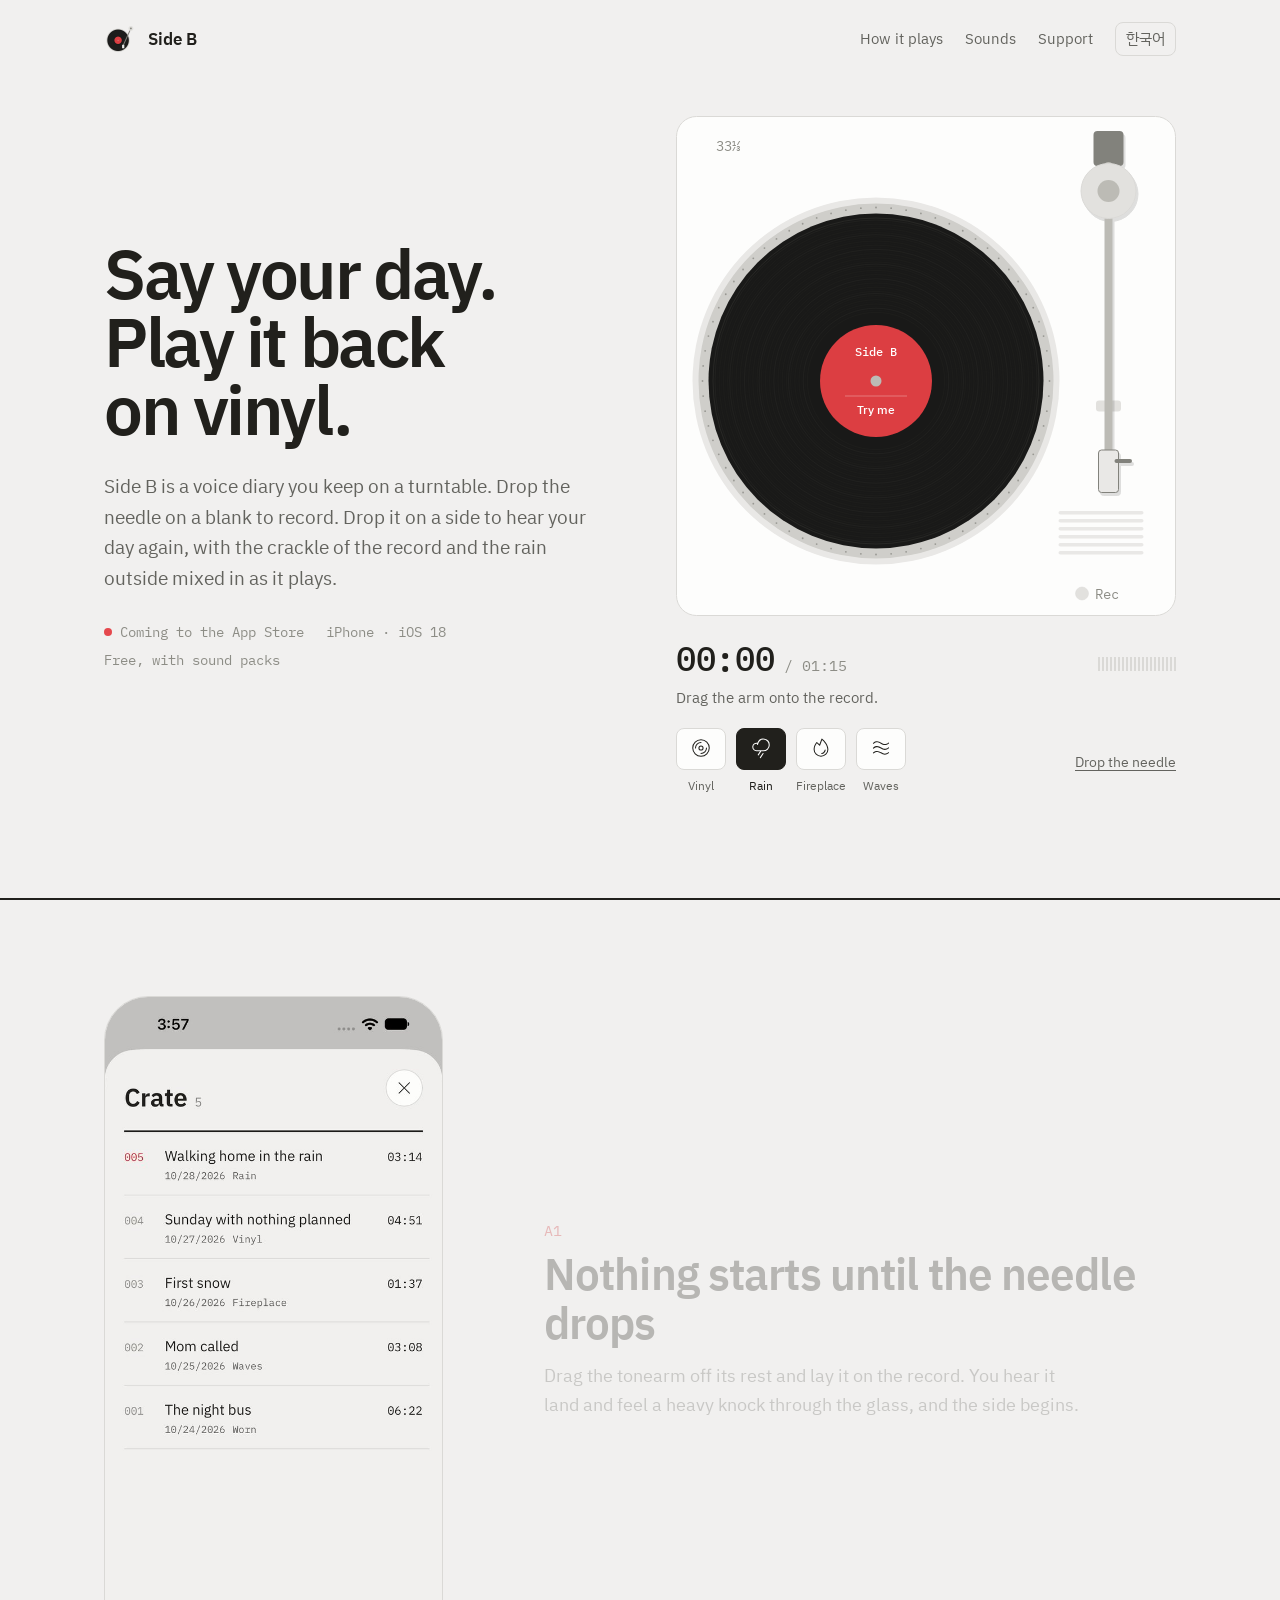
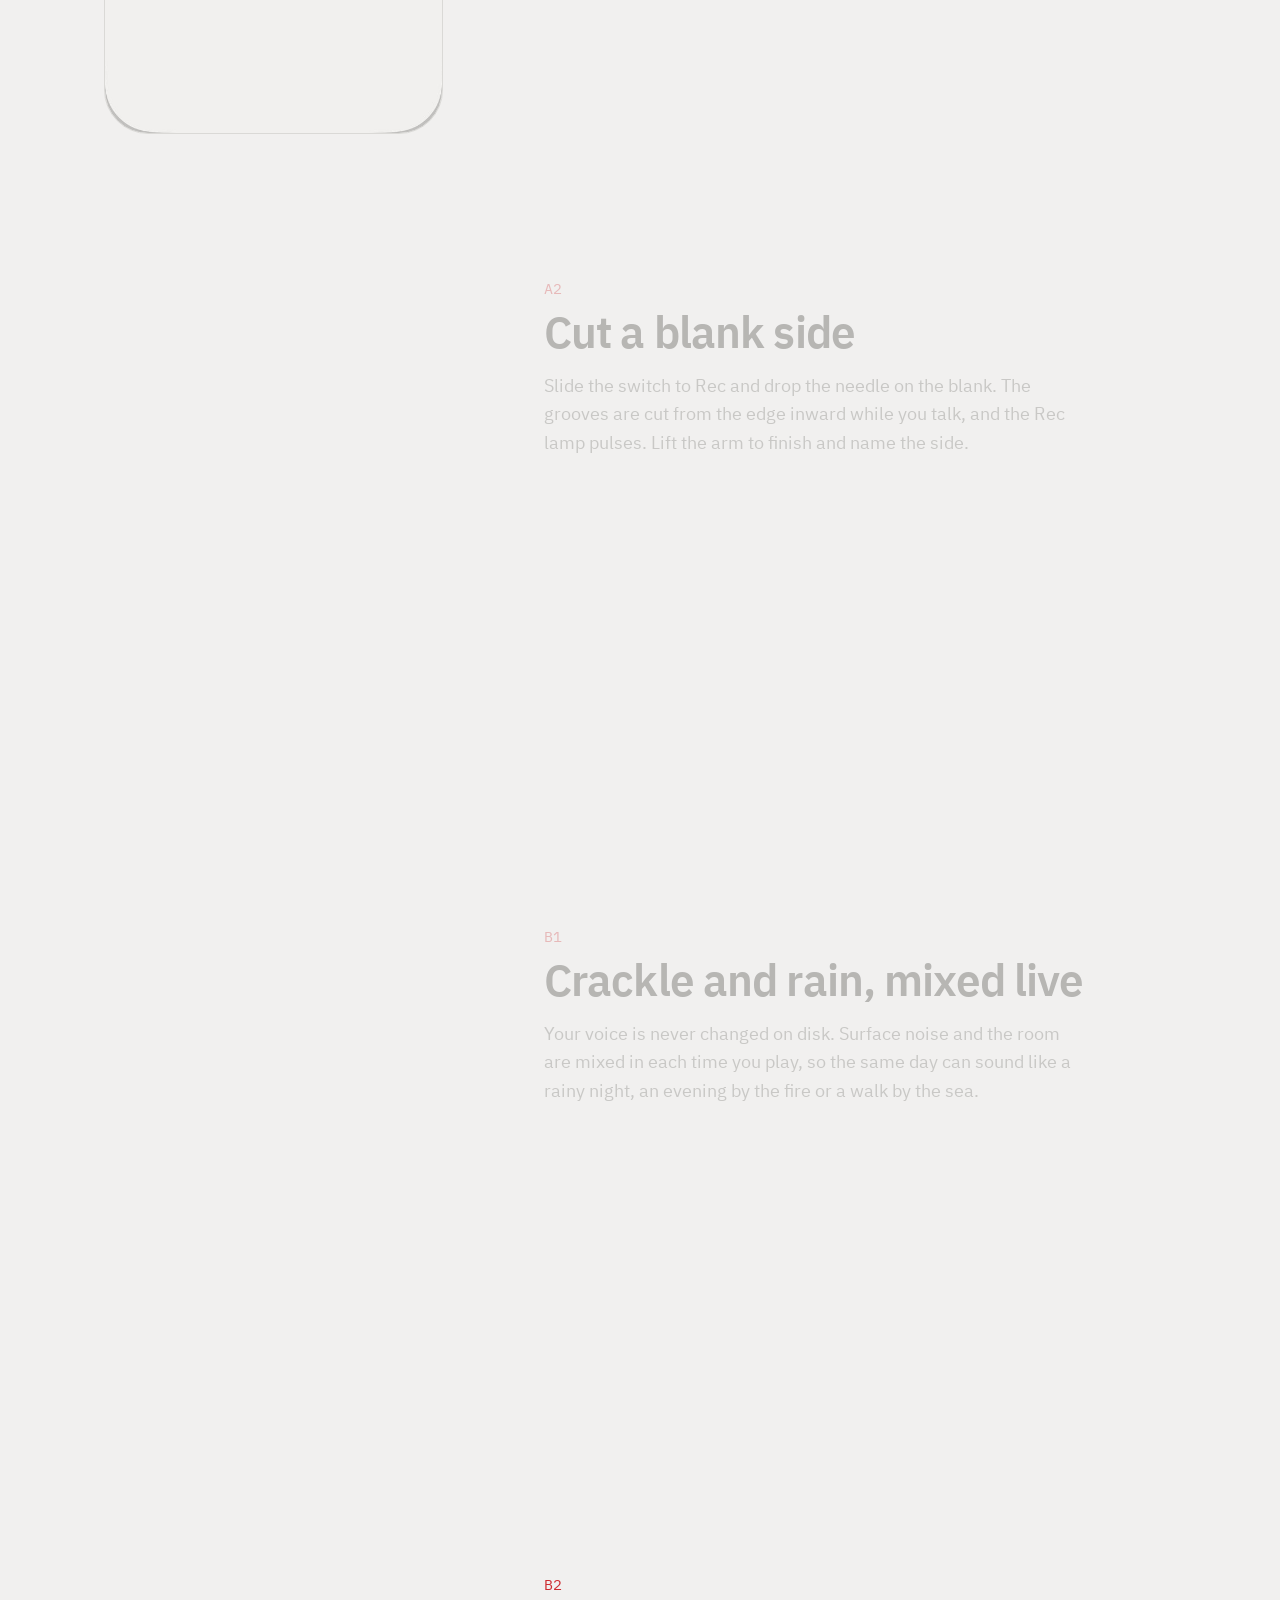
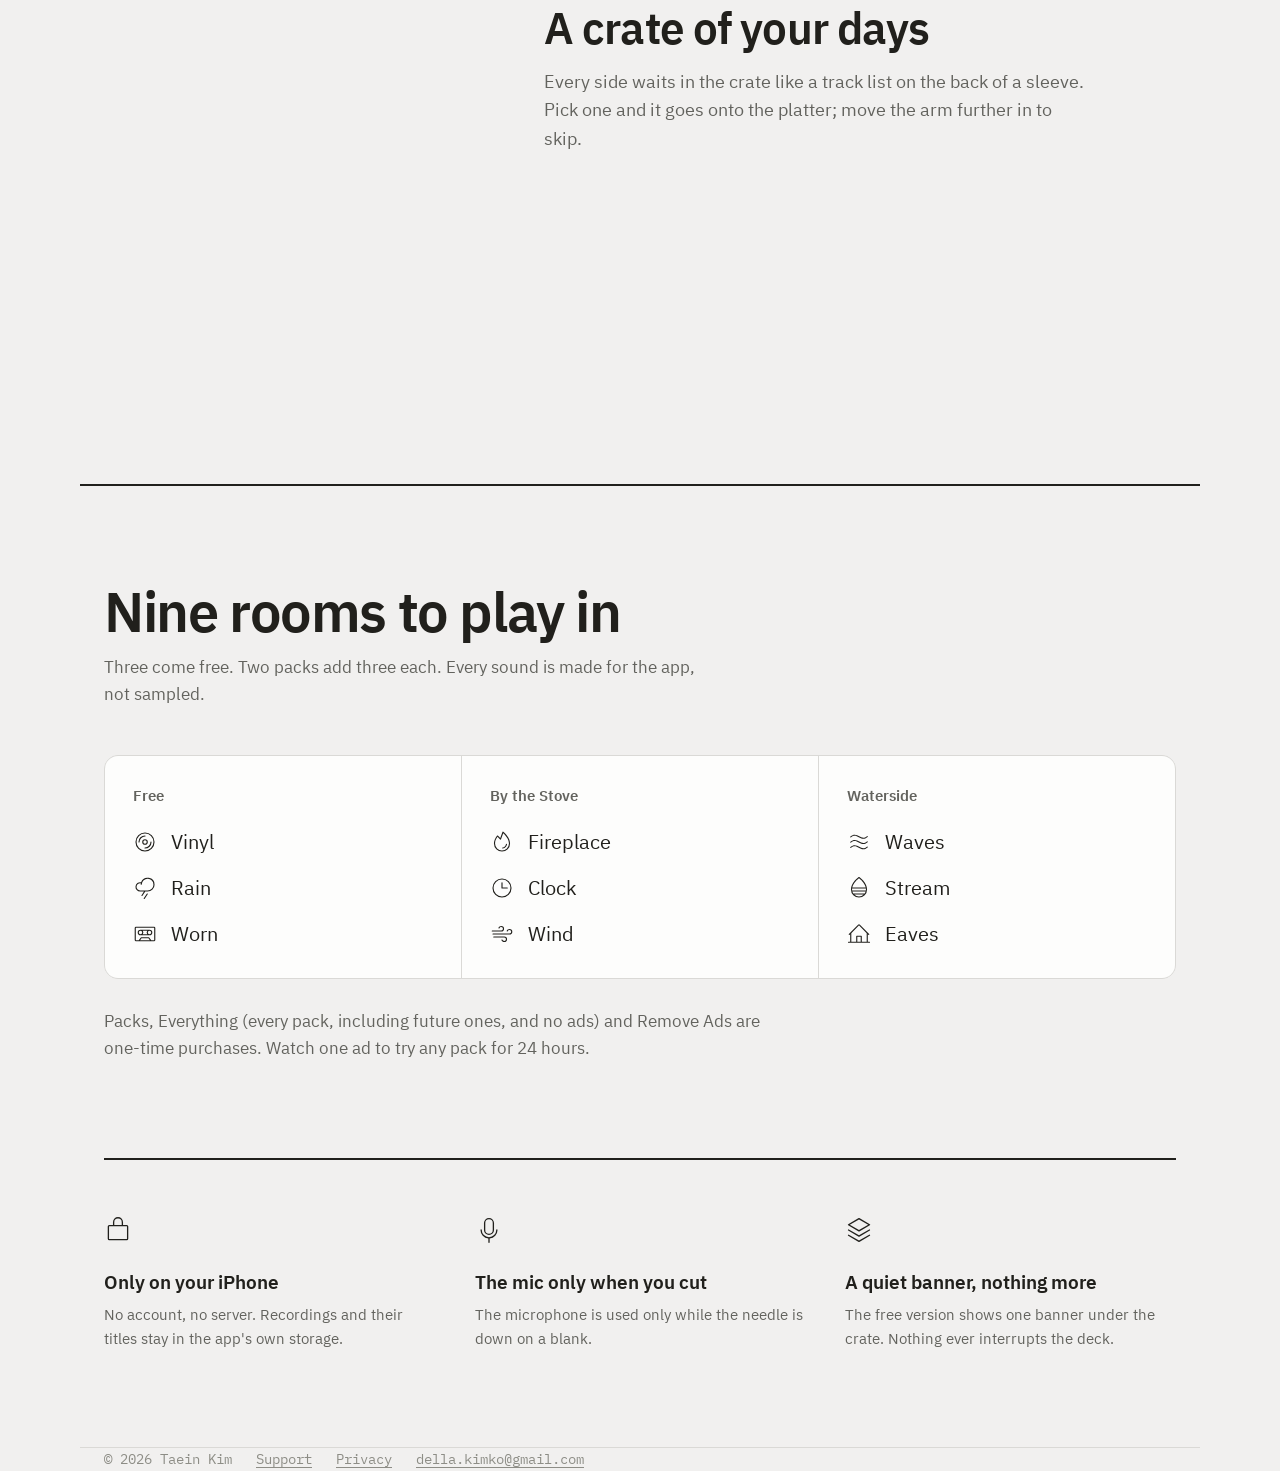
<file: docs/index.html>
<!doctype html>
<html lang="en">
<head>
<meta charset="utf-8"><meta name="viewport" content="width=device-width, initial-scale=1">
<title>Side B: Vinyl Voice Diary</title>
<meta name="description" content="Keep a voice diary and play it back on a turntable, with record crackle, rain or a fire mixed in live. Everything stays on your iPhone.">
<meta property="og:title" content="Side B: Vinyl Voice Diary">
<meta property="og:description" content="Say your day. Play it back on vinyl.">
<meta property="og:image" content="https://bbdyno.github.io/SideB-Site/assets/deck-light.jpg">
<link rel="icon" href="assets/favicon.png">
<script>
  // Pick the language before first paint so the page never flashes the other one.
  (function () {
    var saved = null;
    try { saved = localStorage.getItem("sideb.lang"); } catch (e) {}
    var lang = saved || ((navigator.language || "").toLowerCase().indexOf("ko") === 0 ? "ko" : "en");
    document.documentElement.lang = lang;
  })();
</script>
<link rel="preconnect" href="https://fonts.googleapis.com"><link rel="preconnect" href="https://fonts.gstatic.com" crossorigin>
<link href="https://fonts.googleapis.com/css2?family=IBM+Plex+Mono:wght@400;500&family=IBM+Plex+Sans+KR:wght@400;600&display=swap" rel="stylesheet">
<link rel="stylesheet" href="style.css">
</head>
<body>
<header class="top wrap">
  <a class="brand" href="./"><img src="assets/icon.png" alt="" width="32" height="32">Side B</a>
  <nav>
    <a href="#how"><span data-lang="en">How it plays</span><span data-lang="ko">사용법</span></a>
    <a href="#sounds"><span data-lang="en">Sounds</span><span data-lang="ko">소리</span></a>
    <a href="support.html"><span data-lang="en">Support</span><span data-lang="ko">지원</span></a>
    <button type="button" class="lang" data-lang-toggle>한국어</button>
  </nav>
</header>

<main>
<section class="hero wrap">
  <div class="hero-copy">
    <h1>
      <span data-lang="en">Say your day.<br>Play it back<br>on vinyl.</span>
      <span data-lang="ko">하루를 말하고,<br>레코드로<br>다시 듣기.</span>
    </h1>
    <p class="lede">
      <span data-lang="en">Side B is a voice diary you keep on a turntable. Drop the needle on a blank to record. Drop it on a side to hear your day again, with the crackle of the record and the rain outside mixed in as it plays.</span>
      <span data-lang="ko">Side B는 턴테이블에 남기는 음성 일기예요. 빈 판에 바늘을 내리면 녹음되고, 새긴 면에 내리면 판 긁히는 소리와 창밖 빗소리가 섞여 그날이 다시 흘러나와요.</span>
    </p>
    <div class="meta">
      <span class="lamp"><span data-lang="en">Coming to the App Store</span><span data-lang="ko">곧 앱스토어에서</span></span>
      <span>iPhone · iOS 18</span>
      <span data-lang="en">Free, with sound packs</span><span data-lang="ko">무료, 소리 묶음 별도</span>
    </div>
  </div>

  <div class="deck" data-deck>
    <div class="deck-stage" data-deck-stage></div>
    <div class="deck-readout">
      <span class="time" data-deck-time>00:00</span><span class="total">/ 01:15</span>
      <span class="meter" data-deck-meter aria-hidden="true"></span>
    </div>
    <p class="deck-hint" data-deck-hint aria-live="polite"></p>
    <div class="deck-controls">
      <div class="keys" role="group" aria-label="Sound">
        <button type="button" class="key" data-theme="vinyl"><i style="--icon:url(assets/icons/vinyl-record.svg)"></i><span>Vinyl</span></button>
        <button type="button" class="key" data-theme="rain"><i style="--icon:url(assets/icons/cloud-rain.svg)"></i><span>Rain</span></button>
        <button type="button" class="key" data-theme="fireplace"><i style="--icon:url(assets/icons/fire.svg)"></i><span>Fireplace</span></button>
        <button type="button" class="key" data-theme="waves"><i style="--icon:url(assets/icons/waves.svg)"></i><span>Waves</span></button>
      </div>
      <button type="button" class="drop" data-deck-toggle>Drop the needle</button>
    </div>
  </div>
</section>

<section class="how" id="how">
  <div class="wrap how-grid">
    <div class="phone-col">
      <div class="phone">
        <img data-shot="drop" class="on" src="assets/deck-light.jpg" width="603" height="1311" alt="Playing a side: the tonearm rests on the record, time and level meter below.">
        <img data-shot="rec" src="assets/rec.jpg" width="603" height="1311" alt="Rec mode: a blank record with a pale label waiting to be cut.">
        <img data-shot="mix" src="assets/deck-dark.jpg" width="603" height="1311" alt="The deck in dark mode, playing with the rain sound selected.">
        <img data-shot="crate" src="assets/crate.jpg" width="603" height="1311" alt="The crate: five sides listed with number, title, date, sound and length.">
      </div>
    </div>
    <ol class="steps">
      <li data-step="drop" class="on">
        <span class="no">A1</span>
        <h2><span data-lang="en">Nothing starts until the needle drops</span><span data-lang="ko">바늘을 내려야 시작돼요</span></h2>
        <p><span data-lang="en">Drag the tonearm off its rest and lay it on the record. You hear it land and feel a heavy knock through the glass, and the side begins.</span><span data-lang="ko">톤암을 받침에서 들어 판 위에 올려놓으면, 내려앉는 소리와 묵직한 진동과 함께 재생이 시작돼요.</span></p>
      </li>
      <li data-step="rec">
        <span class="no">A2</span>
        <h2><span data-lang="en">Cut a blank side</span><span data-lang="ko">빈 판에 새기는 녹음</span></h2>
        <p><span data-lang="en">Slide the switch to Rec and drop the needle on the blank. The grooves are cut from the edge inward while you talk, and the Rec lamp pulses. Lift the arm to finish and name the side.</span><span data-lang="ko">스위치를 녹음으로 밀고 빈 판에 바늘을 내리면, 말하는 동안 바깥에서 안쪽으로 홈이 새겨지고 녹음 램프가 깜빡여요. 암을 들면 끝나고 이 면에 이름을 붙여요.</span></p>
      </li>
      <li data-step="mix">
        <span class="no">B1</span>
        <h2><span data-lang="en">Crackle and rain, mixed live</span><span data-lang="ko">재생할 때마다 섞는 소리</span></h2>
        <p><span data-lang="en">Your voice is never changed on disk. Surface noise and the room are mixed in each time you play, so the same day can sound like a rainy night, an evening by the fire or a walk by the sea.</span><span data-lang="ko">목소리 파일은 그대로 두고, 판 소리와 주변 소리를 재생할 때마다 실시간으로 섞어요. 같은 하루가 비 오는 밤도, 난롯가의 저녁도, 바닷가 산책도 돼요.</span></p>
      </li>
      <li data-step="crate">
        <span class="no">B2</span>
        <h2><span data-lang="en">A crate of your days</span><span data-lang="ko">하루하루가 쌓이는 보관함</span></h2>
        <p><span data-lang="en">Every side waits in the crate like a track list on the back of a sleeve. Pick one and it goes onto the platter; move the arm further in to skip.</span><span data-lang="ko">새긴 면은 레코드 커버 뒷면의 곡 목록처럼 보관함에 쌓여요. 하나를 고르면 턴테이블에 올라가고, 암을 안쪽으로 옮기면 건너뛰어요.</span></p>
      </li>
    </ol>
  </div>
</section>

<section class="sounds wrap" id="sounds">
  <h2 data-reveal><span data-lang="en">Nine rooms to play in</span><span data-lang="ko">아홉 가지 방의 소리</span></h2>
  <p class="sub" data-reveal><span data-lang="en">Three come free. Two packs add three each. Every sound is made for the app, not sampled.</span><span data-lang="ko">세 가지는 무료, 두 묶음에 세 가지씩 더 있어요. 모든 소리는 녹음해 온 게 아니라 앱을 위해 직접 만들었어요.</span></p>
  <div class="shelf">
    <div class="group" data-reveal>
      <h3><span data-lang="en">Free</span><span data-lang="ko">무료</span></h3>
      <ul>
        <li><i style="--icon:url(assets/icons/vinyl-record.svg)"></i><span data-lang="en">Vinyl</span><span data-lang="ko">바이닐</span></li>
        <li><i style="--icon:url(assets/icons/cloud-rain.svg)"></i><span data-lang="en">Rain</span><span data-lang="ko">빗소리</span></li>
        <li><i style="--icon:url(assets/icons/cassette-tape.svg)"></i><span data-lang="en">Worn</span><span data-lang="ko">낡은 판</span></li>
      </ul>
    </div>
    <div class="group" data-reveal>
      <h3><span data-lang="en">By the Stove</span><span data-lang="ko">난로 옆</span></h3>
      <ul>
        <li><i style="--icon:url(assets/icons/fire.svg)"></i><span data-lang="en">Fireplace</span><span data-lang="ko">벽난로</span></li>
        <li><i style="--icon:url(assets/icons/clock.svg)"></i><span data-lang="en">Clock</span><span data-lang="ko">시계</span></li>
        <li><i style="--icon:url(assets/icons/wind.svg)"></i><span data-lang="en">Wind</span><span data-lang="ko">바람</span></li>
      </ul>
    </div>
    <div class="group" data-reveal>
      <h3><span data-lang="en">Waterside</span><span data-lang="ko">물가</span></h3>
      <ul>
        <li><i style="--icon:url(assets/icons/waves.svg)"></i><span data-lang="en">Waves</span><span data-lang="ko">파도</span></li>
        <li><i style="--icon:url(assets/icons/drop-half-bottom.svg)"></i><span data-lang="en">Stream</span><span data-lang="ko">시냇물</span></li>
        <li><i style="--icon:url(assets/icons/house-line.svg)"></i><span data-lang="en">Eaves</span><span data-lang="ko">처마</span></li>
      </ul>
    </div>
  </div>
  <p class="price" data-reveal><span data-lang="en">Packs, Everything (every pack, including future ones, and no ads) and Remove Ads are one-time purchases. Watch one ad to try any pack for 24 hours.</span><span data-lang="ko">묶음, '전부'(앞으로 나올 묶음까지 모두, 광고 제거 포함), 광고 제거는 한 번 결제로 사요. 광고를 한 편 보면 어떤 묶음이든 24시간 써 볼 수 있어요.</span></p>
</section>

<section class="private wrap">
  <div class="facts">
    <div data-reveal>
      <i style="--icon:url(assets/icons/lock-simple.svg)"></i>
      <h3><span data-lang="en">Only on your iPhone</span><span data-lang="ko">iPhone 안에만</span></h3>
      <p><span data-lang="en">No account, no server. Recordings and their titles stay in the app's own storage.</span><span data-lang="ko">계정도 서버도 없어요. 녹음과 제목은 앱 저장 공간에만 있어요.</span></p>
    </div>
    <div data-reveal>
      <i style="--icon:url(assets/icons/microphone.svg)"></i>
      <h3><span data-lang="en">The mic only when you cut</span><span data-lang="ko">녹음할 때만 마이크</span></h3>
      <p><span data-lang="en">The microphone is used only while the needle is down on a blank.</span><span data-lang="ko">마이크는 빈 판에 바늘이 내려가 있는 동안에만 써요.</span></p>
    </div>
    <div data-reveal>
      <i style="--icon:url(assets/icons/stack.svg)"></i>
      <h3><span data-lang="en">A quiet banner, nothing more</span><span data-lang="ko">조용한 배너 하나</span></h3>
      <p><span data-lang="en">The free version shows one banner under the crate. Nothing ever interrupts the deck.</span><span data-lang="ko">무료 버전은 보관함 아래 배너 하나뿐이에요. 덱 화면을 가리는 광고는 없어요.</span></p>
    </div>
  </div>
</section>
</main>

<footer class="wrap">
  <span>© 2026 Taein Kim</span>
  <a href="support.html"><span data-lang="en">Support</span><span data-lang="ko">지원</span></a>
  <a href="privacy.html"><span data-lang="en">Privacy</span><span data-lang="ko">개인정보 처리방침</span></a>
  <a href="mailto:della.kimko@gmail.com">della.kimko@gmail.com</a>
</footer>

<script src="deck.js"></script>
<script src="site.js"></script>
</body>
</html>
</file>
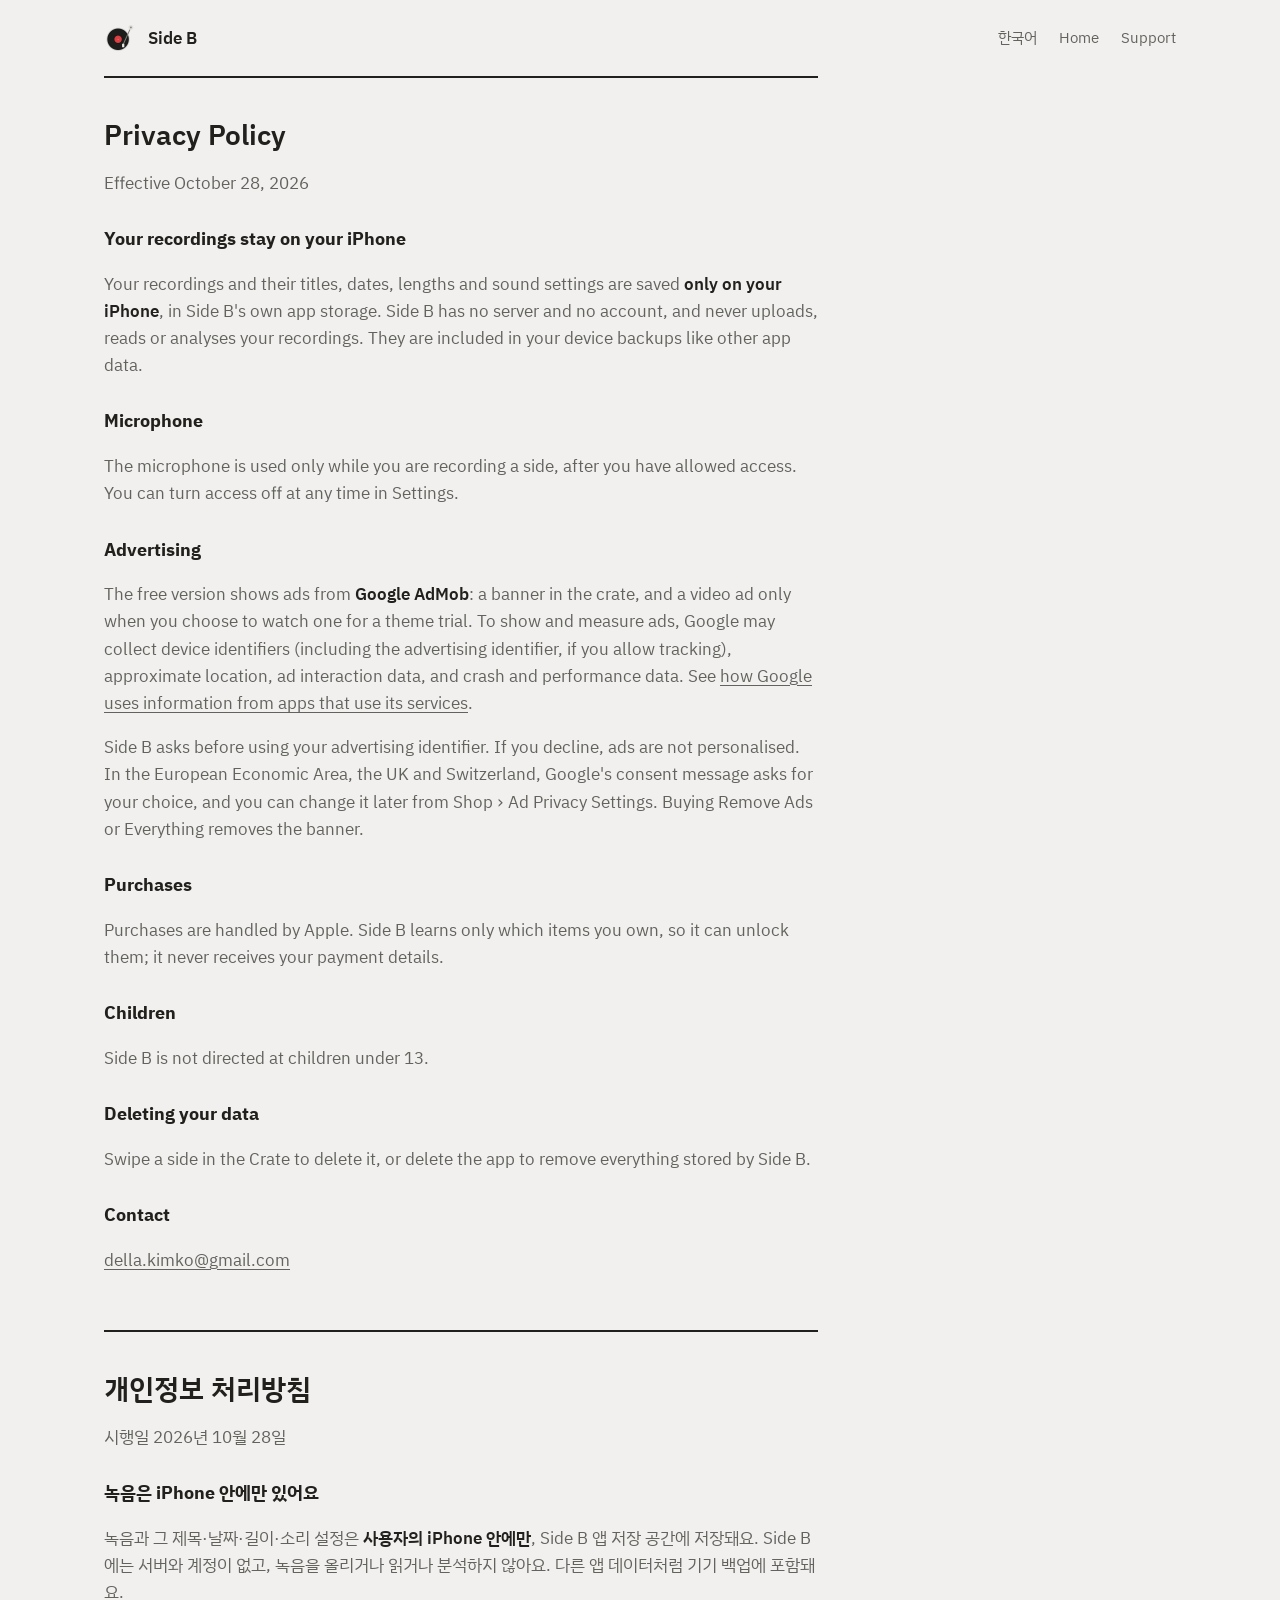
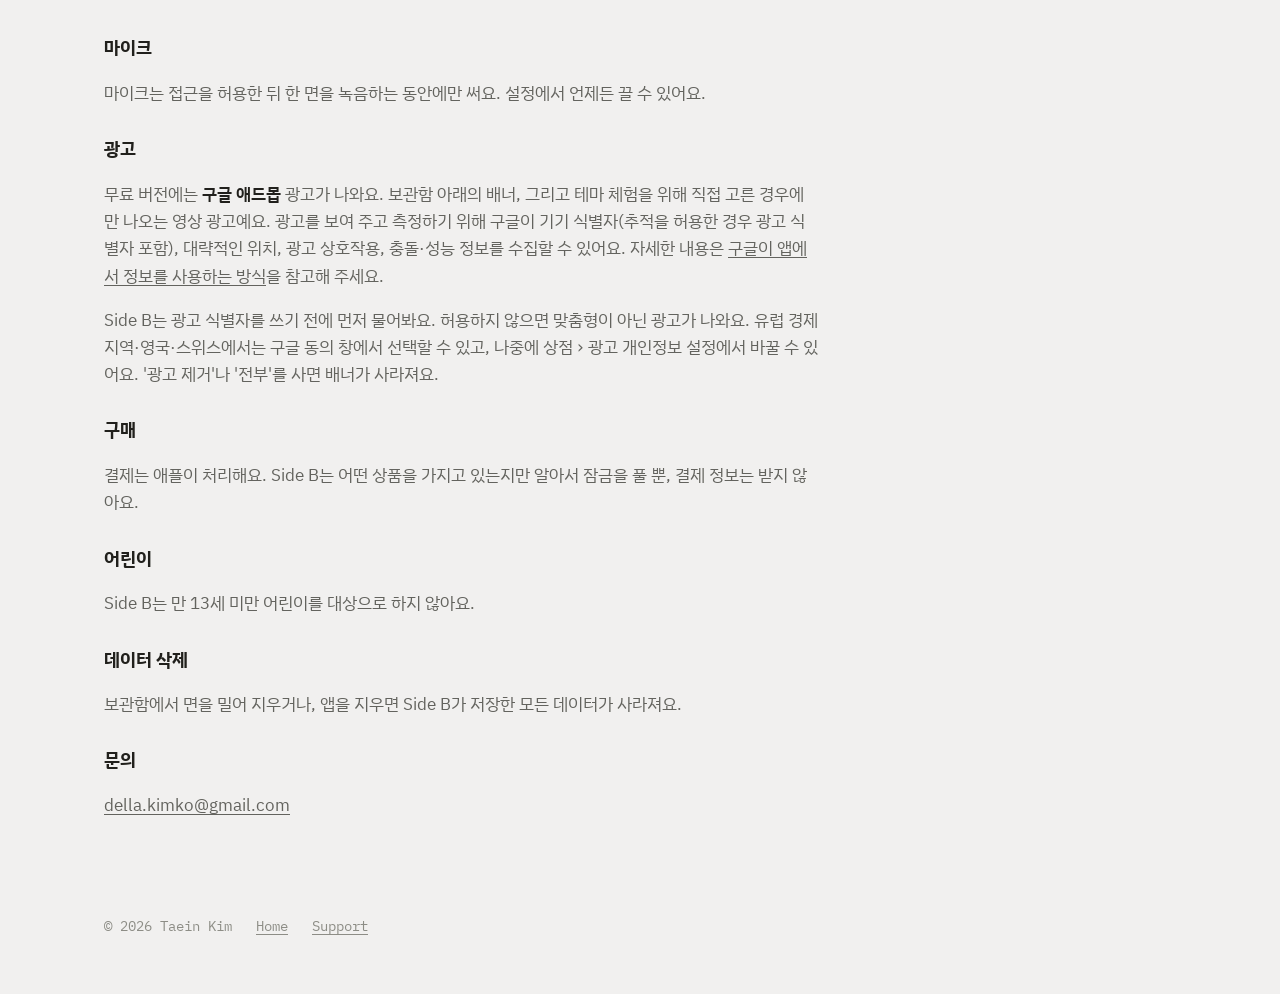
<file: docs/privacy.html>
<!doctype html>
<html lang="en">
<head>
<meta charset="utf-8"><meta name="viewport" content="width=device-width, initial-scale=1">
<title>Side B Privacy Policy</title>
<meta name="description" content="Side B keeps every recording on your iPhone. The free version shows ads from Google AdMob.">
<link rel="icon" href="assets/favicon.png">
<link rel="preconnect" href="https://fonts.googleapis.com"><link rel="preconnect" href="https://fonts.gstatic.com" crossorigin>
<link href="https://fonts.googleapis.com/css2?family=IBM+Plex+Mono:wght@400;500&family=IBM+Plex+Sans+KR:wght@400;600&display=swap" rel="stylesheet">
<link rel="stylesheet" href="style.css">
</head>
<body>
<div class="wrap">
<header class="top">
  <a class="brand" href="./"><img src="assets/icon.png" alt="">Side B</a>
  <nav><a href="#ko">한국어</a><a href="./">Home</a><a href="support.html">Support</a></nav>
</header>

<section class="prose">
  <h2>Privacy Policy</h2>
  <p>Effective October 28, 2026</p>

  <h3>Your recordings stay on your iPhone</h3>
  <p>Your recordings and their titles, dates, lengths and sound settings are saved <strong>only on your iPhone</strong>, in Side B's own app storage. Side B has no server and no account, and never uploads, reads or analyses your recordings. They are included in your device backups like other app data.</p>

  <h3>Microphone</h3>
  <p>The microphone is used only while you are recording a side, after you have allowed access. You can turn access off at any time in Settings.</p>

  <h3>Advertising</h3>
  <p>The free version shows ads from <strong>Google AdMob</strong>: a banner in the crate, and a video ad only when you choose to watch one for a theme trial. To show and measure ads, Google may collect device identifiers (including the advertising identifier, if you allow tracking), approximate location, ad interaction data, and crash and performance data. See <a href="https://policies.google.com/technologies/partner-sites">how Google uses information from apps that use its services</a>.</p>
  <p>Side B asks before using your advertising identifier. If you decline, ads are not personalised. In the European Economic Area, the UK and Switzerland, Google's consent message asks for your choice, and you can change it later from Shop › Ad Privacy Settings. Buying Remove Ads or Everything removes the banner.</p>

  <h3>Purchases</h3>
  <p>Purchases are handled by Apple. Side B learns only which items you own, so it can unlock them; it never receives your payment details.</p>

  <h3>Children</h3>
  <p>Side B is not directed at children under 13.</p>

  <h3>Deleting your data</h3>
  <p>Swipe a side in the Crate to delete it, or delete the app to remove everything stored by Side B.</p>

  <h3>Contact</h3>
  <p><a href="mailto:della.kimko@gmail.com">della.kimko@gmail.com</a></p>
</section>

<section id="ko" lang="ko" class="prose">
  <h2>개인정보 처리방침</h2>
  <p>시행일 2026년 10월 28일</p>

  <h3>녹음은 iPhone 안에만 있어요</h3>
  <p>녹음과 그 제목·날짜·길이·소리 설정은 <strong>사용자의 iPhone 안에만</strong>, Side B 앱 저장 공간에 저장돼요. Side B에는 서버와 계정이 없고, 녹음을 올리거나 읽거나 분석하지 않아요. 다른 앱 데이터처럼 기기 백업에 포함돼요.</p>

  <h3>마이크</h3>
  <p>마이크는 접근을 허용한 뒤 한 면을 녹음하는 동안에만 써요. 설정에서 언제든 끌 수 있어요.</p>

  <h3>광고</h3>
  <p>무료 버전에는 <strong>구글 애드몹</strong> 광고가 나와요. 보관함 아래의 배너, 그리고 테마 체험을 위해 직접 고른 경우에만 나오는 영상 광고예요. 광고를 보여 주고 측정하기 위해 구글이 기기 식별자(추적을 허용한 경우 광고 식별자 포함), 대략적인 위치, 광고 상호작용, 충돌·성능 정보를 수집할 수 있어요. 자세한 내용은 <a href="https://policies.google.com/technologies/partner-sites">구글이 앱에서 정보를 사용하는 방식</a>을 참고해 주세요.</p>
  <p>Side B는 광고 식별자를 쓰기 전에 먼저 물어봐요. 허용하지 않으면 맞춤형이 아닌 광고가 나와요. 유럽 경제 지역·영국·스위스에서는 구글 동의 창에서 선택할 수 있고, 나중에 상점 › 광고 개인정보 설정에서 바꿀 수 있어요. '광고 제거'나 '전부'를 사면 배너가 사라져요.</p>

  <h3>구매</h3>
  <p>결제는 애플이 처리해요. Side B는 어떤 상품을 가지고 있는지만 알아서 잠금을 풀 뿐, 결제 정보는 받지 않아요.</p>

  <h3>어린이</h3>
  <p>Side B는 만 13세 미만 어린이를 대상으로 하지 않아요.</p>

  <h3>데이터 삭제</h3>
  <p>보관함에서 면을 밀어 지우거나, 앱을 지우면 Side B가 저장한 모든 데이터가 사라져요.</p>

  <h3>문의</h3>
  <p><a href="mailto:della.kimko@gmail.com">della.kimko@gmail.com</a></p>
</section>

<footer><span>© 2026 Taein Kim</span><a href="./">Home</a><a href="support.html">Support</a></footer>
</div>
</body>
</html>
</file>
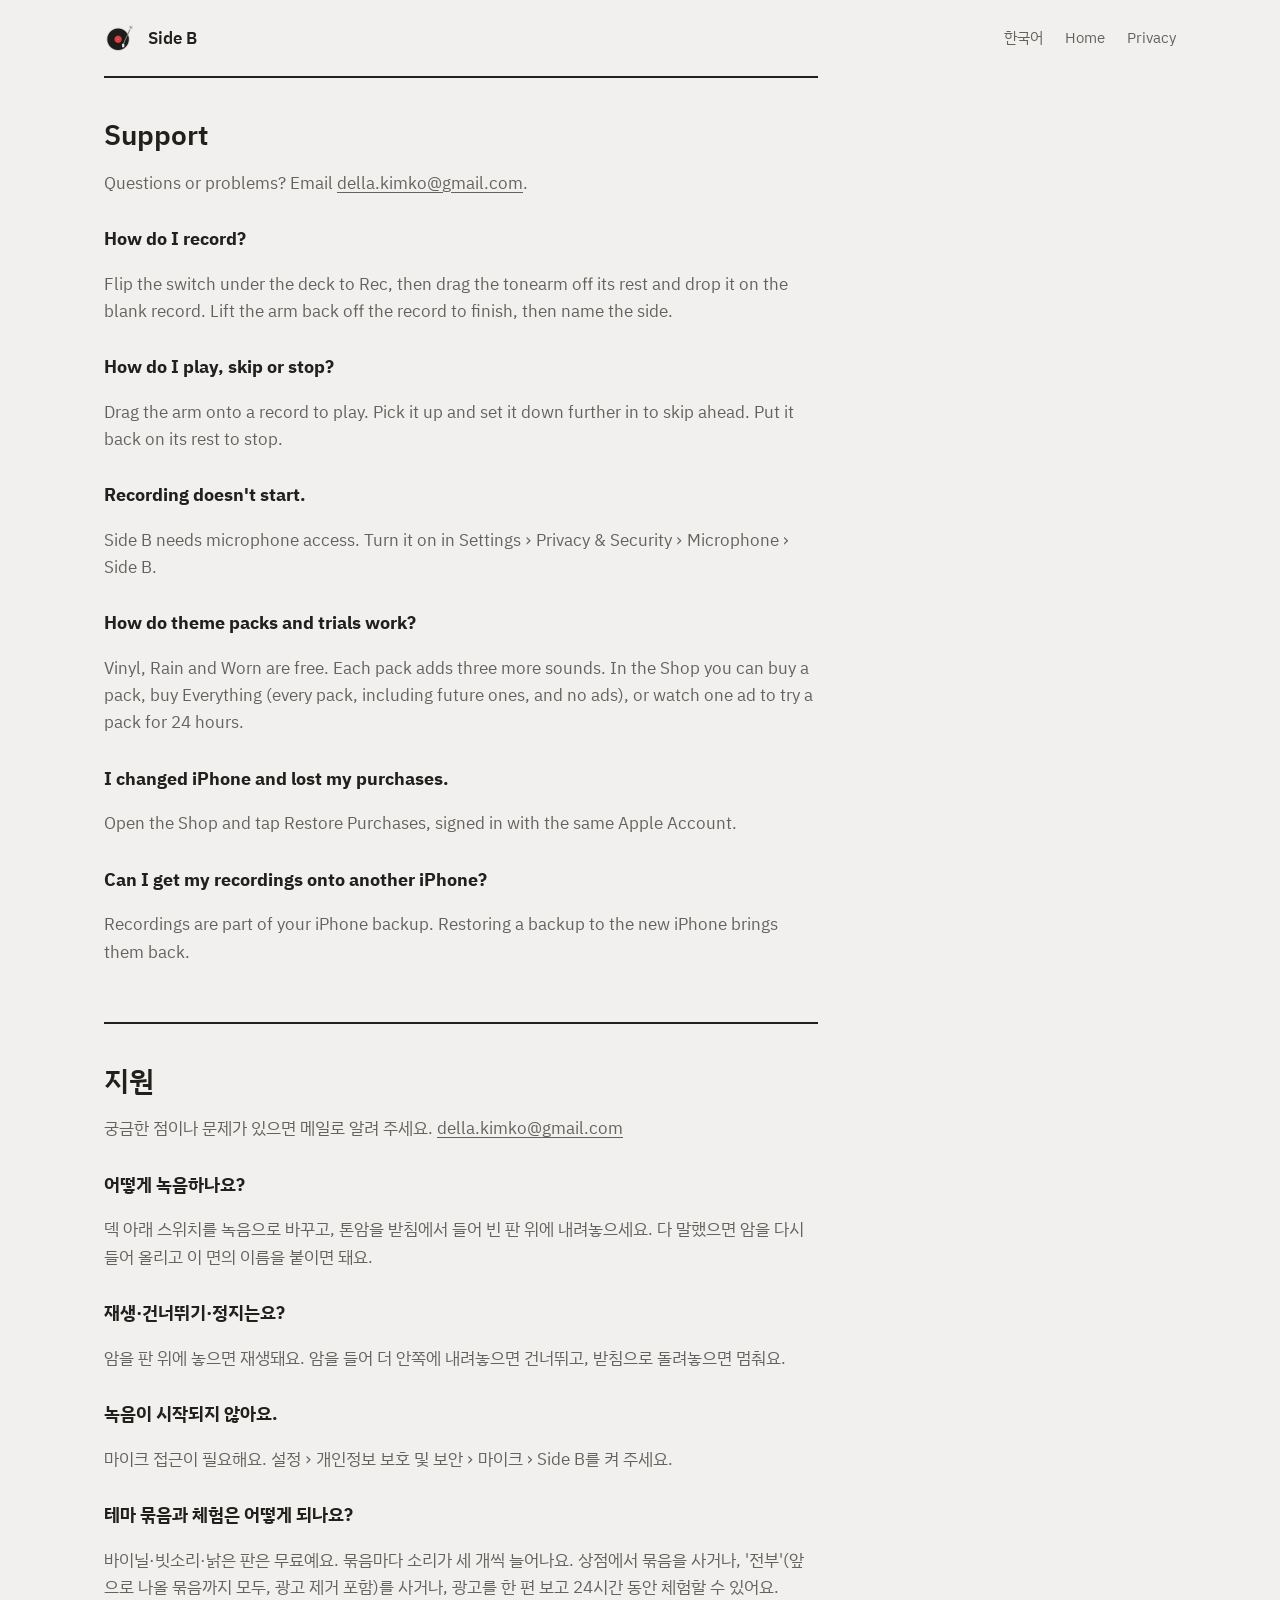
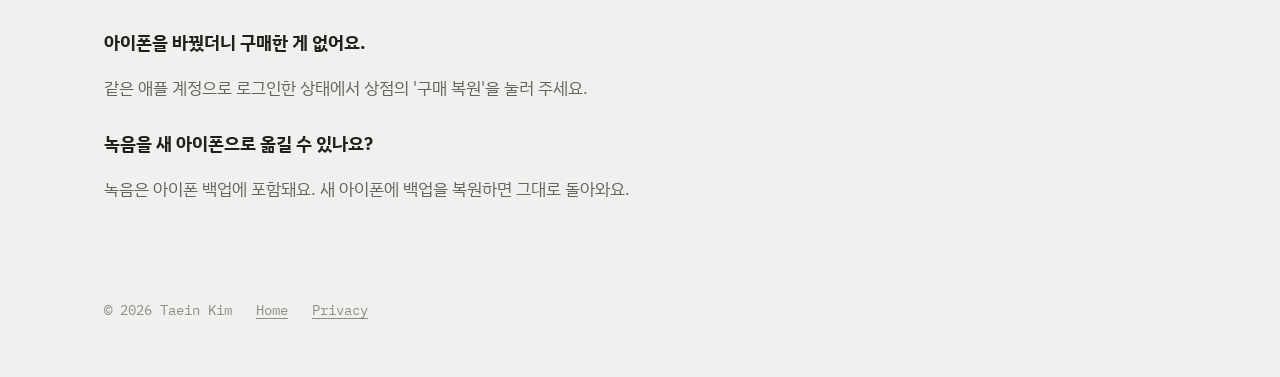
<file: docs/support.html>
<!doctype html>
<html lang="en">
<head>
<meta charset="utf-8"><meta name="viewport" content="width=device-width, initial-scale=1">
<title>Side B Support</title>
<meta name="description" content="Help with recording, playback, theme packs and purchases in Side B.">
<link rel="icon" href="assets/favicon.png">
<link rel="preconnect" href="https://fonts.googleapis.com"><link rel="preconnect" href="https://fonts.gstatic.com" crossorigin>
<link href="https://fonts.googleapis.com/css2?family=IBM+Plex+Mono:wght@400;500&family=IBM+Plex+Sans+KR:wght@400;600&display=swap" rel="stylesheet">
<link rel="stylesheet" href="style.css">
</head>
<body>
<div class="wrap">
<header class="top">
  <a class="brand" href="./"><img src="assets/icon.png" alt="">Side B</a>
  <nav><a href="#ko">한국어</a><a href="./">Home</a><a href="privacy.html">Privacy</a></nav>
</header>

<section class="prose">
  <h2>Support</h2>
  <p>Questions or problems? Email <a href="mailto:della.kimko@gmail.com">della.kimko@gmail.com</a>.</p>
  <h3>How do I record?</h3>
  <p>Flip the switch under the deck to Rec, then drag the tonearm off its rest and drop it on the blank record. Lift the arm back off the record to finish, then name the side.</p>
  <h3>How do I play, skip or stop?</h3>
  <p>Drag the arm onto a record to play. Pick it up and set it down further in to skip ahead. Put it back on its rest to stop.</p>
  <h3>Recording doesn't start.</h3>
  <p>Side B needs microphone access. Turn it on in Settings › Privacy &amp; Security › Microphone › Side B.</p>
  <h3>How do theme packs and trials work?</h3>
  <p>Vinyl, Rain and Worn are free. Each pack adds three more sounds. In the Shop you can buy a pack, buy Everything (every pack, including future ones, and no ads), or watch one ad to try a pack for 24 hours.</p>
  <h3>I changed iPhone and lost my purchases.</h3>
  <p>Open the Shop and tap Restore Purchases, signed in with the same Apple Account.</p>
  <h3>Can I get my recordings onto another iPhone?</h3>
  <p>Recordings are part of your iPhone backup. Restoring a backup to the new iPhone brings them back.</p>
</section>

<section id="ko" lang="ko" class="prose">
  <h2>지원</h2>
  <p>궁금한 점이나 문제가 있으면 메일로 알려 주세요. <a href="mailto:della.kimko@gmail.com">della.kimko@gmail.com</a></p>
  <h3>어떻게 녹음하나요?</h3>
  <p>덱 아래 스위치를 녹음으로 바꾸고, 톤암을 받침에서 들어 빈 판 위에 내려놓으세요. 다 말했으면 암을 다시 들어 올리고 이 면의 이름을 붙이면 돼요.</p>
  <h3>재생·건너뛰기·정지는요?</h3>
  <p>암을 판 위에 놓으면 재생돼요. 암을 들어 더 안쪽에 내려놓으면 건너뛰고, 받침으로 돌려놓으면 멈춰요.</p>
  <h3>녹음이 시작되지 않아요.</h3>
  <p>마이크 접근이 필요해요. 설정 › 개인정보 보호 및 보안 › 마이크 › Side B를 켜 주세요.</p>
  <h3>테마 묶음과 체험은 어떻게 되나요?</h3>
  <p>바이닐·빗소리·낡은 판은 무료예요. 묶음마다 소리가 세 개씩 늘어나요. 상점에서 묶음을 사거나, '전부'(앞으로 나올 묶음까지 모두, 광고 제거 포함)를 사거나, 광고를 한 편 보고 24시간 동안 체험할 수 있어요.</p>
  <h3>아이폰을 바꿨더니 구매한 게 없어요.</h3>
  <p>같은 애플 계정으로 로그인한 상태에서 상점의 '구매 복원'을 눌러 주세요.</p>
  <h3>녹음을 새 아이폰으로 옮길 수 있나요?</h3>
  <p>녹음은 아이폰 백업에 포함돼요. 새 아이폰에 백업을 복원하면 그대로 돌아와요.</p>
</section>

<footer><span>© 2026 Taein Kim</span><a href="./">Home</a><a href="privacy.html">Privacy</a></footer>
</div>
</body>
</html>
</file>
<file: docs/style.css>
/* Radix Colors 3.0 — sand + red (MIT). Same tokens as the app. */
:root {
  --sand-1: #fdfdfc; --sand-2: #f9f9f8; --sand-3: #f1f0ef; --sand-4: #e9e8e6; --sand-5: #e2e1de;
  --sand-6: #dad9d6; --sand-7: #cfceca; --sand-8: #bcbbb5; --sand-9: #8d8d86; --sand-10: #82827c;
  --sand-11: #63635e; --sand-12: #21201c;
  --red-9: #e5484d; --red-10: #dc3e42; --red-11: #ce2c31;
  --bg: var(--sand-3); --surface: var(--sand-1); --line: var(--sand-6);
  --text: var(--sand-12); --muted: var(--sand-11); --faint: var(--sand-9);
  --signal: var(--red-11);
  --platter: var(--sand-7); --metal: var(--sand-8); --shade: var(--sand-10);
  /* Vinyl keeps its colour in both modes. */
  --vinyl: #191918; --groove: #3b3a37; --label: #dc3e42;
  --sans: "IBM Plex Sans KR", "IBM Plex Sans", system-ui, sans-serif;
  --mono: "IBM Plex Mono", ui-monospace, monospace;
  --ease: cubic-bezier(.2, .7, .2, 1);
  color-scheme: light dark;
}
@media (prefers-color-scheme: dark) {
  :root {
    --sand-1: #111110; --sand-2: #191918; --sand-3: #222221; --sand-4: #2a2a28; --sand-5: #31312e;
    --sand-6: #3b3a37; --sand-7: #494844; --sand-8: #62605b; --sand-9: #6f6d66; --sand-10: #7c7b74;
    --sand-11: #b5b3ad; --sand-12: #eeeeec;
    --red-11: #ff9592; --surface: #191918; --platter: #62605b; --metal: #8d8d86; --shade: #6f6d66;
  }
}

html[lang="ko"] [data-lang="en"], html:not([lang="ko"]) [data-lang="ko"] { display: none; }

* { box-sizing: border-box; }
html { -webkit-text-size-adjust: 100%; scroll-behavior: smooth; }
body { margin: 0; background: var(--bg); color: var(--text); font: 17px/1.6 var(--sans); }
a { color: inherit; text-underline-offset: 3px; text-decoration-thickness: 1px; }
img { display: block; max-width: 100%; height: auto; }
button { font: inherit; color: inherit; }
.wrap { max-width: 1120px; margin: 0 auto; padding: 0 24px; }

/* Phosphor icons as masks, so they take the text colour. */
i[style*="--icon"] {
  display: inline-block; width: 24px; height: 24px; flex: none;
  background: currentColor;
  -webkit-mask: var(--icon) center / contain no-repeat; mask: var(--icon) center / contain no-repeat;
}

/* ---------- Header ---------- */

header.top { display: flex; align-items: center; justify-content: space-between; padding: 22px 24px; }
.brand { display: flex; align-items: center; gap: 12px; font-weight: 600; text-decoration: none; }
.brand img { width: 32px; height: 32px; border-radius: 8px; }
nav { display: flex; align-items: center; gap: 22px; font-size: 15px; color: var(--muted); }
nav a { text-decoration: none; }
nav a:hover { color: var(--text); }
.lang { background: none; border: 1px solid var(--line); border-radius: 8px; padding: 4px 10px; cursor: pointer; color: var(--muted); }
.lang:hover { color: var(--text); border-color: var(--sand-8); }

/* ---------- Hero ---------- */

.hero { display: grid; grid-template-columns: 1fr minmax(0, 500px); gap: 72px; align-items: center; min-height: calc(100vh - 80px); padding-bottom: 64px; }
.hero h1 { font-size: clamp(44px, 5.4vw, 84px); line-height: .98; letter-spacing: -.035em; margin: 0 0 28px; font-weight: 600; }
.hero h1 > span { display: block; animation: rise .9s var(--ease) both; }
.lede { font-size: 19px; color: var(--muted); margin: 0 0 28px; max-width: 32em; animation: rise .9s .12s var(--ease) both; }
.meta { font-family: var(--mono); font-size: 14px; color: var(--faint); display: flex; flex-wrap: wrap; gap: 6px 22px; animation: rise .9s .2s var(--ease) both; }
.meta .lamp::before { content: ""; display: inline-block; width: 8px; height: 8px; border-radius: 50%; background: var(--red-9); margin-right: 8px; vertical-align: 1px; animation: pulse 1.6s ease-in-out infinite; }
@keyframes rise { from { opacity: 0; transform: translateY(18px); } to { opacity: 1; transform: none; } }
@keyframes pulse { 50% { opacity: .35; } }

/* ---------- Deck ---------- */

.deck { animation: rise 1s .1s var(--ease) both; }
.deck-svg { width: 100%; height: auto; display: block; touch-action: none; user-select: none; -webkit-user-select: none; }
.d-plinth { fill: var(--surface); stroke: var(--line); stroke-width: 2; }
.d-well { fill: var(--sand-4); }
.d-platter { fill: var(--platter); }
.d-strobe { fill: var(--shade); opacity: .7; }
.d-vinyl { fill: var(--vinyl); }
.d-groove { fill: none; stroke: var(--groove); stroke-width: .9; }
.d-label { fill: var(--label); }
.d-label-text { fill: #fff; font: 500 24px var(--sans); text-anchor: middle; }
.d-mono { font-family: var(--mono); }
.d-label-rule { stroke: rgba(255, 255, 255, .6); stroke-width: 1; }
.d-metal { fill: var(--metal); }
.d-shade { fill: var(--shade); }
.d-control { fill: var(--sand-5); }
.d-edge { stroke: var(--line); stroke-width: 2; }
.d-print { fill: var(--faint); font: 28px var(--mono); }
.d-lamp { fill: var(--sand-5); stroke: var(--line); }
.is-playing .d-lamp { fill: var(--sand-5); }
.d-tube { stroke: var(--metal); stroke-width: 16; stroke-linecap: round; }
.d-headshell { fill: var(--sand-4); stroke: var(--shade); stroke-width: 2; }
.d-grip { stroke: transparent; stroke-width: 120; stroke-linecap: round; pointer-events: stroke; }
.d-arm { cursor: grab; filter: drop-shadow(4px 6px 0 rgba(0, 0, 0, .12)); transition: filter .35s cubic-bezier(.3, 1.6, .5, 1); }
.is-lifted .d-arm { cursor: grabbing; filter: drop-shadow(16px 24px 0 rgba(0, 0, 0, .2)); transition-duration: .18s; }

.deck-readout { display: flex; align-items: baseline; gap: 10px; margin-top: 20px; }
.deck-readout .time { font: 500 34px var(--mono); letter-spacing: -.01em; }
.deck-readout .total { font: 15px var(--mono); color: var(--faint); }
.meter { margin-left: auto; display: flex; gap: 2px; align-items: flex-end; }
.meter i { width: 2px; height: 14px; background: var(--line); transition: background .05s linear; }
.meter i.on { background: var(--text); }
.meter i.on:nth-child(n+18) { background: var(--red-9); }
.deck-hint { color: var(--muted); font-size: 15px; margin: 6px 0 18px; min-height: 24px; }
.deck-controls { display: flex; align-items: center; justify-content: space-between; gap: 16px; flex-wrap: wrap; }
.keys { display: flex; gap: 10px; }
/* A square push key like the app's: raised when off, inked when engaged. */
.key { position: relative; display: flex; flex-direction: column; align-items: center; gap: 6px; background: none; border: 0; padding: 0; cursor: pointer; font-size: 12px; color: var(--muted); }
.key::before { content: ""; width: 48px; height: 40px; border-radius: 8px; background: var(--surface); border: 1px solid var(--line); transition: background .15s, transform .1s; }
.key:active::before { transform: translateY(1px); }
.key i[style*="--icon"] { position: absolute; top: 9px; left: 50%; width: 22px; height: 22px; margin-left: -11px; color: var(--text); }
.key[aria-pressed="true"]::before { background: var(--text); border-color: var(--text); }
.key[aria-pressed="true"] i[style*="--icon"] { color: var(--surface); }
.key[aria-pressed="true"] span { color: var(--text); }
.drop { background: none; border: 0; padding: 0; color: var(--muted); text-decoration: underline; text-underline-offset: 3px; cursor: pointer; font-size: 14px; }
.drop:hover { color: var(--text); }

/* ---------- How it plays ---------- */

.how { border-top: 2px solid var(--text); padding: 96px 0; }
.how-grid { display: grid; grid-template-columns: minmax(0, 360px) 1fr; gap: 80px; }
.phone-col { position: relative; }
.phone { position: sticky; top: 9vh; height: min(82vh, 780px); max-width: 100%; aspect-ratio: 603 / 1311; border-radius: 44px; overflow: hidden; border: 1px solid var(--line); background: var(--surface); }
.phone img { position: absolute; inset: 0; width: 100%; height: 100%; object-fit: cover; opacity: 0; transform: scale(1.03); transition: opacity .6s var(--ease), transform .8s var(--ease); }
.phone img.on { opacity: 1; transform: none; }
.steps { list-style: none; margin: 0; padding: 0; }
.steps li { min-height: 72vh; display: flex; flex-direction: column; justify-content: center; opacity: .28; transition: opacity .5s var(--ease); }
.steps li.on { opacity: 1; }
.steps .no { font: 15px var(--mono); color: var(--signal); }
.steps h2 { font-size: clamp(28px, 3.6vw, 44px); line-height: 1.1; letter-spacing: -.02em; margin: 10px 0 14px; font-weight: 600; }
.steps p { color: var(--muted); font-size: 18px; max-width: 30em; margin: 0; }

/* ---------- Sounds ---------- */

.sounds { border-top: 2px solid var(--text); padding: 96px 24px; }
.sounds h2 { font-size: clamp(32px, 4.6vw, 56px); letter-spacing: -.025em; line-height: 1.05; margin: 0 0 12px; font-weight: 600; }
.sub { color: var(--muted); margin: 0 0 48px; max-width: 36em; }
.shelf { display: grid; grid-template-columns: repeat(3, 1fr); gap: 1px; background: var(--line); border: 1px solid var(--line); border-radius: 14px; overflow: hidden; }
.group { background: var(--surface); padding: 28px; }
.group h3 { font-size: 15px; font-weight: 600; margin: 0 0 18px; color: var(--muted); }
.group ul { list-style: none; margin: 0; padding: 0; display: grid; gap: 14px; }
.group li { display: flex; align-items: center; gap: 14px; font-size: 20px; }
.price { color: var(--muted); margin: 28px 0 0; max-width: 40em; }

/* ---------- Facts ---------- */

.private { padding: 0 24px 96px; }
.facts { display: grid; grid-template-columns: repeat(3, 1fr); gap: 40px; border-top: 2px solid var(--text); padding-top: 56px; }
.facts h3 { font-size: 19px; margin: 16px 0 6px; font-weight: 600; }
.facts p { margin: 0; color: var(--muted); font-size: 15px; }
.facts i[style*="--icon"] { width: 28px; height: 28px; }

/* ---------- Text pages (privacy, support) ---------- */

section.prose { padding: 40px 0; border-top: 2px solid var(--text); max-width: 42em; }
.prose h2 { font-size: 28px; line-height: 1.2; margin: 0 0 8px; font-weight: 600; }
.prose h3 { margin: 28px 0 6px; font-size: 18px; }
.prose p, .prose li { color: var(--muted); }
.prose strong { color: var(--text); font-weight: 600; }
body > .wrap > section.prose { margin: 0; }

footer { padding: 40px 24px 56px; color: var(--faint); font-size: 14px; font-family: var(--mono); display: flex; flex-wrap: wrap; gap: 8px 24px; border-top: 1px solid var(--line); }
body > .wrap > footer { border-top: 0; padding-left: 0; }

/* ---------- Reveal ---------- */

[data-reveal] { opacity: 0; transform: translateY(20px); transition: opacity .8s var(--ease), transform .8s var(--ease); }
[data-reveal].in { opacity: 1; transform: none; }
.shelf .group:nth-child(2) { transition-delay: .08s; }
.shelf .group:nth-child(3) { transition-delay: .16s; }
.facts > div:nth-child(2) { transition-delay: .08s; }
.facts > div:nth-child(3) { transition-delay: .16s; }

@media (prefers-reduced-motion: reduce) {
  *, *::before, *::after { animation: none !important; transition: none !important; }
  [data-reveal] { opacity: 1; transform: none; }
}

/* ---------- Narrow screens ---------- */

@media (max-width: 860px) {
  .hero { grid-template-columns: 1fr; gap: 40px; min-height: 0; padding-top: 8px; }
  .how-grid { grid-template-columns: 1fr; gap: 0; }
  .phone-col { position: sticky; top: 0; z-index: 1; padding: 12px 0; background: var(--bg); }
  .phone { position: relative; top: 0; width: 46%; max-width: 220px; margin: 0 auto; border-radius: 28px; }
  .steps li { min-height: 60vh; }
  .shelf, .facts { grid-template-columns: 1fr; }
  nav { gap: 14px; }
  nav a:nth-child(2) { display: none; }
}

.wrap > header.top { padding-left: 0; padding-right: 0; }
html[lang="ko"] body { word-break: keep-all; overflow-wrap: anywhere; }
</file>
